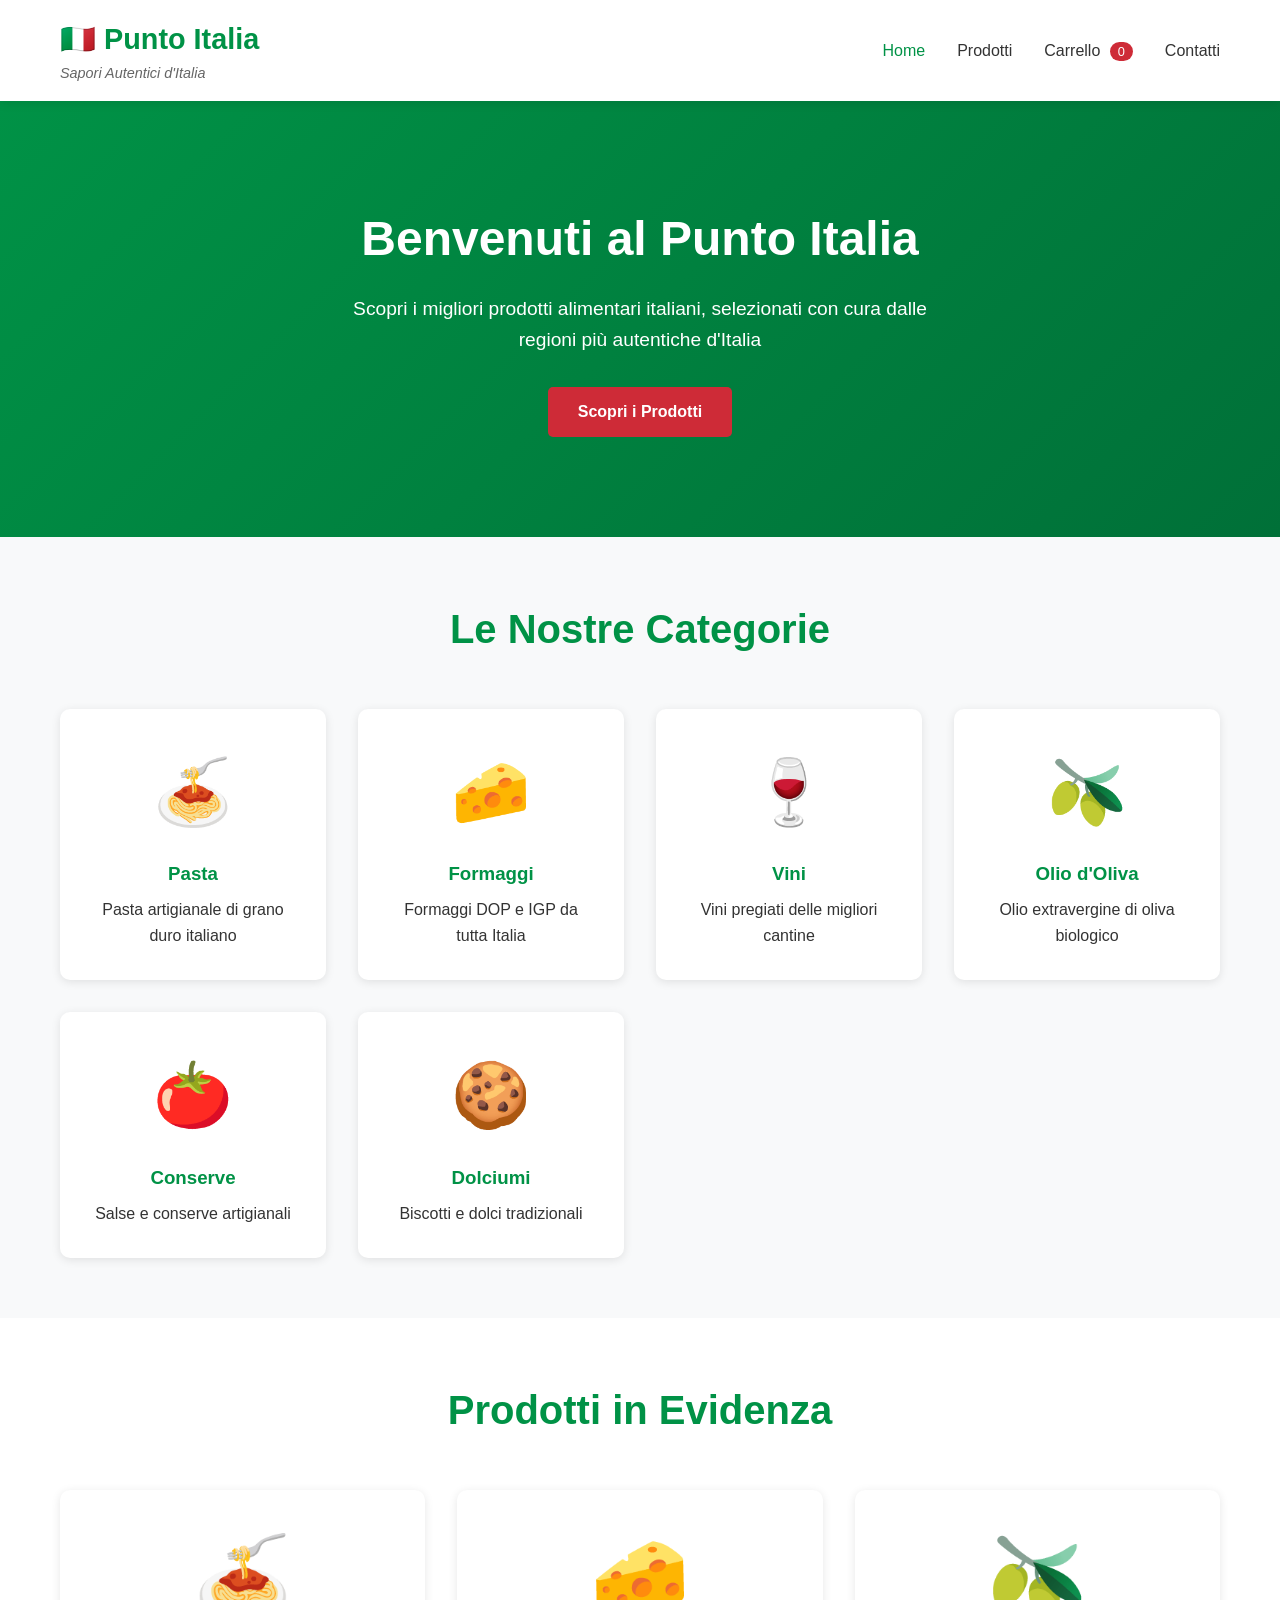
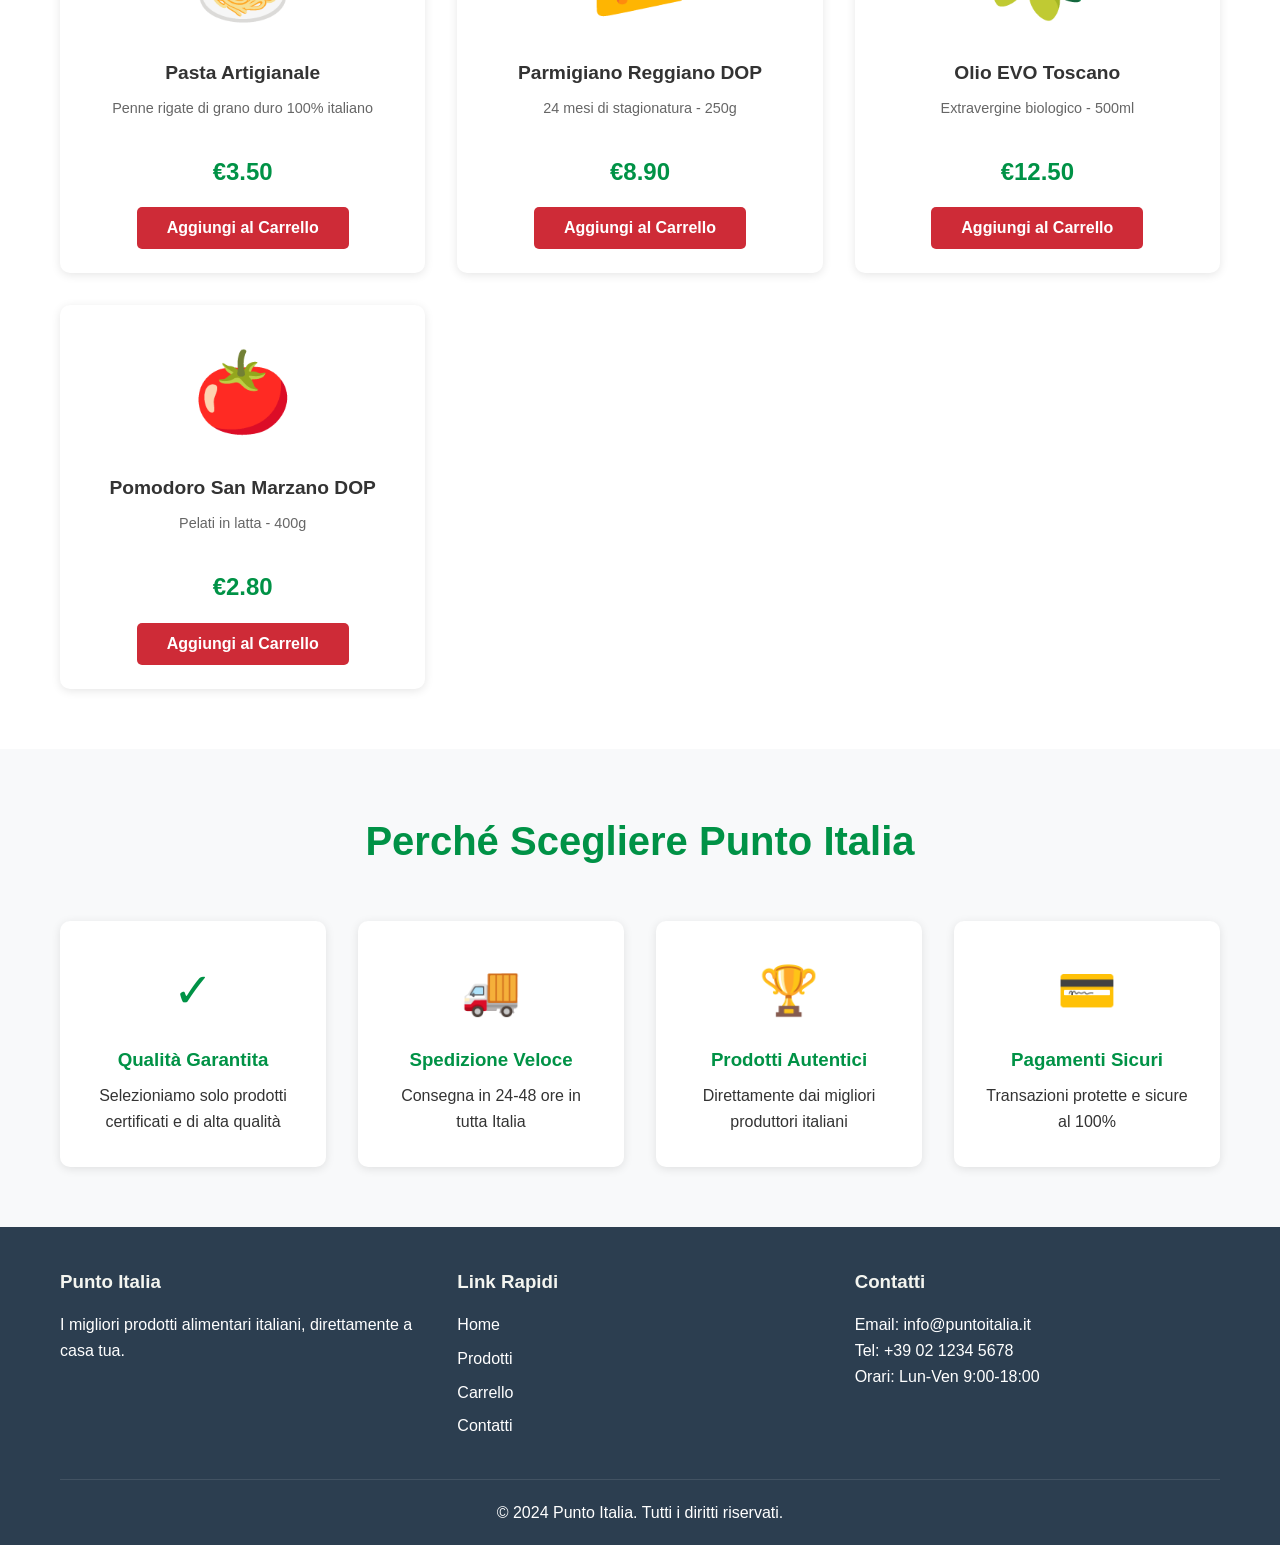
<file: index.html>
<!DOCTYPE html>
<html lang="it">
<head>
    <meta charset="UTF-8">
    <meta name="viewport" content="width=device-width, initial-scale=1.0">
    <title>Punto Italia - Prodotti Alimentari Italiani di Qualità</title>
    <link rel="stylesheet" href="css/styles.css">
</head>
<body>
    <!-- Header -->
    <header>
        <div class="container">
            <div class="logo">
                <h1>🇮🇹 Punto Italia</h1>
                <p class="tagline">Sapori Autentici d'Italia</p>
            </div>
            <nav>
                <ul>
                    <li><a href="index.html" class="active">Home</a></li>
                    <li><a href="prodotti.html">Prodotti</a></li>
                    <li><a href="carrello.html">Carrello <span id="cart-count" class="badge">0</span></a></li>
                    <li><a href="contatti.html">Contatti</a></li>
                </ul>
            </nav>
        </div>
    </header>

    <!-- Hero Section -->
    <section class="hero">
        <div class="hero-content">
            <h2>Benvenuti al Punto Italia</h2>
            <p>Scopri i migliori prodotti alimentari italiani, selezionati con cura dalle regioni più autentiche d'Italia</p>
            <a href="prodotti.html" class="btn-primary">Scopri i Prodotti</a>
        </div>
    </section>

    <!-- Featured Categories -->
    <section class="categories">
        <div class="container">
            <h2>Le Nostre Categorie</h2>
            <div class="category-grid">
                <div class="category-card">
                    <div class="category-icon">🍝</div>
                    <h3>Pasta</h3>
                    <p>Pasta artigianale di grano duro italiano</p>
                </div>
                <div class="category-card">
                    <div class="category-icon">🧀</div>
                    <h3>Formaggi</h3>
                    <p>Formaggi DOP e IGP da tutta Italia</p>
                </div>
                <div class="category-card">
                    <div class="category-icon">🍷</div>
                    <h3>Vini</h3>
                    <p>Vini pregiati delle migliori cantine</p>
                </div>
                <div class="category-card">
                    <div class="category-icon">🫒</div>
                    <h3>Olio d'Oliva</h3>
                    <p>Olio extravergine di oliva biologico</p>
                </div>
                <div class="category-card">
                    <div class="category-icon">🍅</div>
                    <h3>Conserve</h3>
                    <p>Salse e conserve artigianali</p>
                </div>
                <div class="category-card">
                    <div class="category-icon">🍪</div>
                    <h3>Dolciumi</h3>
                    <p>Biscotti e dolci tradizionali</p>
                </div>
            </div>
        </div>
    </section>

    <!-- Featured Products -->
    <section class="featured-products">
        <div class="container">
            <h2>Prodotti in Evidenza</h2>
            <div class="product-grid">
                <div class="product-card">
                    <div class="product-image">🍝</div>
                    <h3>Pasta Artigianale</h3>
                    <p class="description">Penne rigate di grano duro 100% italiano</p>
                    <p class="price">€3.50</p>
                    <button class="btn-add-cart" onclick="addToCart('Pasta Artigianale', 3.50)">Aggiungi al Carrello</button>
                </div>
                <div class="product-card">
                    <div class="product-image">🧀</div>
                    <h3>Parmigiano Reggiano DOP</h3>
                    <p class="description">24 mesi di stagionatura - 250g</p>
                    <p class="price">€8.90</p>
                    <button class="btn-add-cart" onclick="addToCart('Parmigiano Reggiano DOP', 8.90)">Aggiungi al Carrello</button>
                </div>
                <div class="product-card">
                    <div class="product-image">🫒</div>
                    <h3>Olio EVO Toscano</h3>
                    <p class="description">Extravergine biologico - 500ml</p>
                    <p class="price">€12.50</p>
                    <button class="btn-add-cart" onclick="addToCart('Olio EVO Toscano', 12.50)">Aggiungi al Carrello</button>
                </div>
                <div class="product-card">
                    <div class="product-image">🍅</div>
                    <h3>Pomodoro San Marzano DOP</h3>
                    <p class="description">Pelati in latta - 400g</p>
                    <p class="price">€2.80</p>
                    <button class="btn-add-cart" onclick="addToCart('Pomodoro San Marzano DOP', 2.80)">Aggiungi al Carrello</button>
                </div>
            </div>
        </div>
    </section>

    <!-- Why Choose Us -->
    <section class="why-us">
        <div class="container">
            <h2>Perché Scegliere Punto Italia</h2>
            <div class="benefits-grid">
                <div class="benefit">
                    <div class="benefit-icon">✓</div>
                    <h3>Qualità Garantita</h3>
                    <p>Selezioniamo solo prodotti certificati e di alta qualità</p>
                </div>
                <div class="benefit">
                    <div class="benefit-icon">🚚</div>
                    <h3>Spedizione Veloce</h3>
                    <p>Consegna in 24-48 ore in tutta Italia</p>
                </div>
                <div class="benefit">
                    <div class="benefit-icon">🏆</div>
                    <h3>Prodotti Autentici</h3>
                    <p>Direttamente dai migliori produttori italiani</p>
                </div>
                <div class="benefit">
                    <div class="benefit-icon">💳</div>
                    <h3>Pagamenti Sicuri</h3>
                    <p>Transazioni protette e sicure al 100%</p>
                </div>
            </div>
        </div>
    </section>

    <!-- Footer -->
    <footer>
        <div class="container">
            <div class="footer-content">
                <div class="footer-section">
                    <h3>Punto Italia</h3>
                    <p>I migliori prodotti alimentari italiani, direttamente a casa tua.</p>
                </div>
                <div class="footer-section">
                    <h3>Link Rapidi</h3>
                    <ul>
                        <li><a href="index.html">Home</a></li>
                        <li><a href="prodotti.html">Prodotti</a></li>
                        <li><a href="carrello.html">Carrello</a></li>
                        <li><a href="contatti.html">Contatti</a></li>
                    </ul>
                </div>
                <div class="footer-section">
                    <h3>Contatti</h3>
                    <p>Email: info@puntoitalia.it</p>
                    <p>Tel: +39 02 1234 5678</p>
                    <p>Orari: Lun-Ven 9:00-18:00</p>
                </div>
            </div>
            <div class="footer-bottom">
                <p>&copy; 2024 Punto Italia. Tutti i diritti riservati.</p>
            </div>
        </div>
    </footer>

    <script src="js/cart.js"></script>
</body>
</html>
</file>
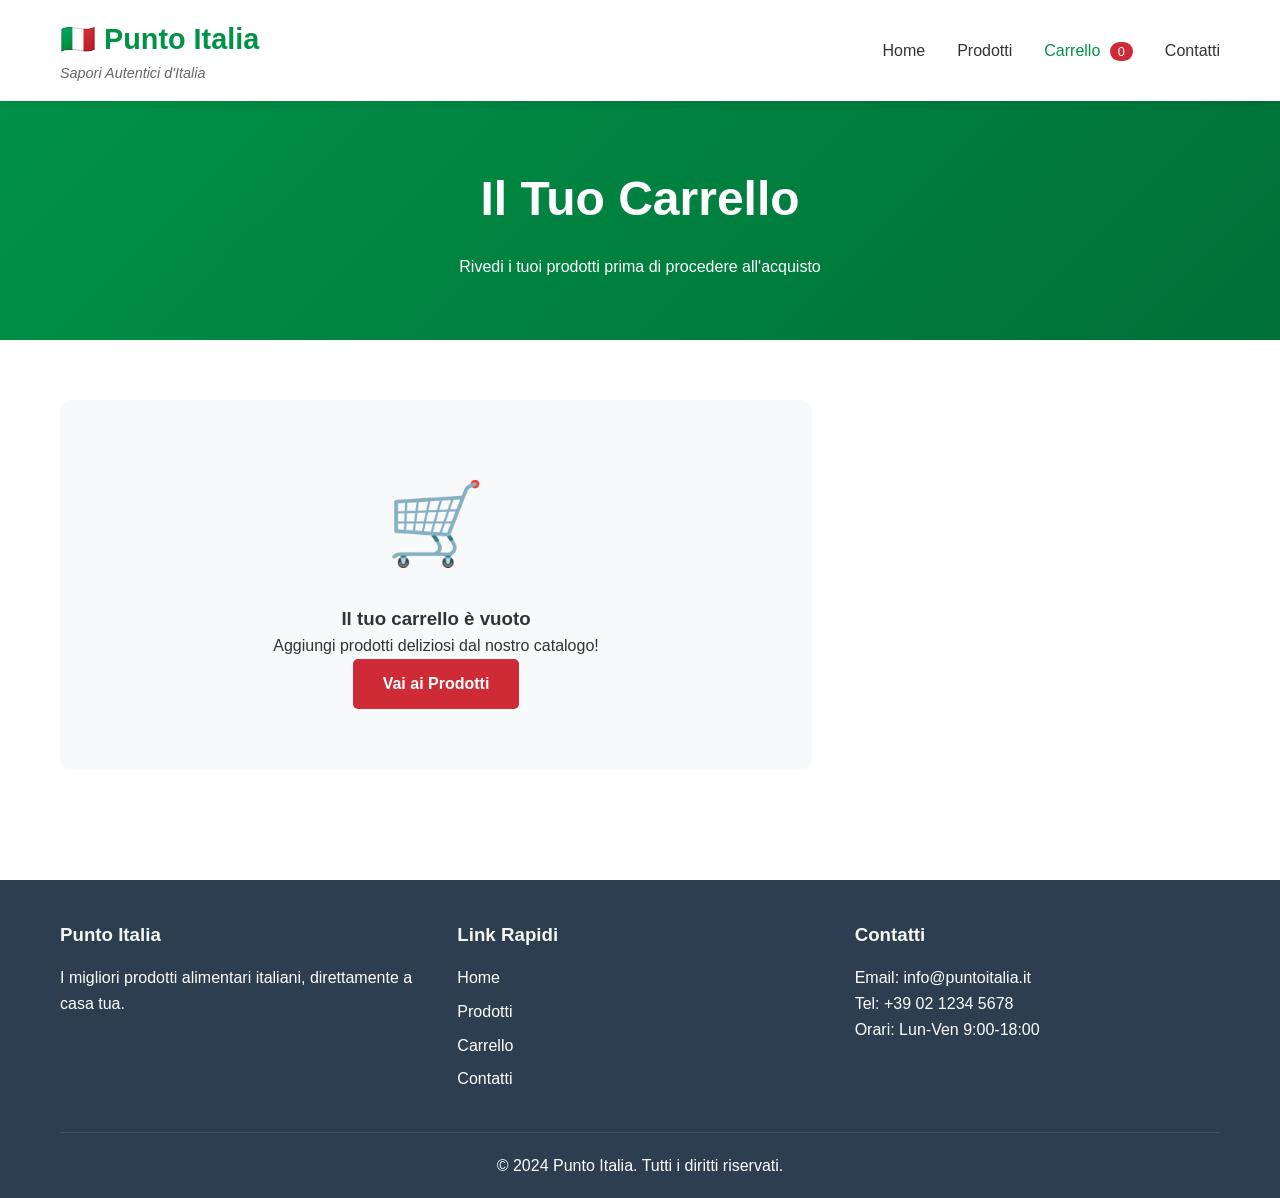
<file: carrello.html>
<!DOCTYPE html>
<html lang="it">
<head>
    <meta charset="UTF-8">
    <meta name="viewport" content="width=device-width, initial-scale=1.0">
    <title>Carrello - Punto Italia</title>
    <link rel="stylesheet" href="css/styles.css">
</head>
<body>
    <!-- Header -->
    <header>
        <div class="container">
            <div class="logo">
                <h1>🇮🇹 Punto Italia</h1>
                <p class="tagline">Sapori Autentici d'Italia</p>
            </div>
            <nav>
                <ul>
                    <li><a href="index.html">Home</a></li>
                    <li><a href="prodotti.html">Prodotti</a></li>
                    <li><a href="carrello.html" class="active">Carrello <span id="cart-count" class="badge">0</span></a></li>
                    <li><a href="contatti.html">Contatti</a></li>
                </ul>
            </nav>
        </div>
    </header>

    <!-- Page Header -->
    <section class="page-header">
        <div class="container">
            <h1>Il Tuo Carrello</h1>
            <p>Rivedi i tuoi prodotti prima di procedere all'acquisto</p>
        </div>
    </section>

    <!-- Cart Section -->
    <section class="cart-section">
        <div class="container">
            <div class="cart-content">
                <div class="cart-items">
                    <div id="empty-cart" class="empty-cart">
                        <div class="empty-cart-icon">🛒</div>
                        <h3>Il tuo carrello è vuoto</h3>
                        <p>Aggiungi prodotti deliziosi dal nostro catalogo!</p>
                        <a href="prodotti.html" class="btn-primary">Vai ai Prodotti</a>
                    </div>

                    <div id="cart-items-list" class="cart-items-list" style="display: none;">
                        <!-- Cart items will be dynamically inserted here -->
                    </div>
                </div>

                <div class="cart-summary" id="cart-summary" style="display: none;">
                    <h2>Riepilogo Ordine</h2>
                    <div class="summary-row">
                        <span>Subtotale:</span>
                        <span id="subtotal">€0.00</span>
                    </div>
                    <div class="summary-row">
                        <span>Spedizione:</span>
                        <span id="shipping">€5.90</span>
                    </div>
                    <div class="summary-row">
                        <span><small>Spedizione gratuita per ordini sopra €50</small></span>
                    </div>
                    <hr>
                    <div class="summary-row total">
                        <span><strong>Totale:</strong></span>
                        <span id="total"><strong>€0.00</strong></span>
                    </div>

                    <button class="btn-checkout" onclick="checkout()">Procedi al Checkout</button>
                    <a href="prodotti.html" class="btn-continue">Continua gli Acquisti</a>
                </div>
            </div>
        </div>
    </section>

    <!-- Footer -->
    <footer>
        <div class="container">
            <div class="footer-content">
                <div class="footer-section">
                    <h3>Punto Italia</h3>
                    <p>I migliori prodotti alimentari italiani, direttamente a casa tua.</p>
                </div>
                <div class="footer-section">
                    <h3>Link Rapidi</h3>
                    <ul>
                        <li><a href="index.html">Home</a></li>
                        <li><a href="prodotti.html">Prodotti</a></li>
                        <li><a href="carrello.html">Carrello</a></li>
                        <li><a href="contatti.html">Contatti</a></li>
                    </ul>
                </div>
                <div class="footer-section">
                    <h3>Contatti</h3>
                    <p>Email: info@puntoitalia.it</p>
                    <p>Tel: +39 02 1234 5678</p>
                    <p>Orari: Lun-Ven 9:00-18:00</p>
                </div>
            </div>
            <div class="footer-bottom">
                <p>&copy; 2024 Punto Italia. Tutti i diritti riservati.</p>
            </div>
        </div>
    </footer>

    <script src="js/cart.js"></script>
    <script>
        // Display cart items on page load
        window.addEventListener('DOMContentLoaded', displayCart);

        function displayCart() {
            const cart = getCart();
            const emptyCart = document.getElementById('empty-cart');
            const cartItemsList = document.getElementById('cart-items-list');
            const cartSummary = document.getElementById('cart-summary');

            if (cart.length === 0) {
                emptyCart.style.display = 'block';
                cartItemsList.style.display = 'none';
                cartSummary.style.display = 'none';
            } else {
                emptyCart.style.display = 'none';
                cartItemsList.style.display = 'block';
                cartSummary.style.display = 'block';

                // Display cart items
                cartItemsList.innerHTML = '';
                cart.forEach((item, index) => {
                    const cartItemDiv = document.createElement('div');
                    cartItemDiv.className = 'cart-item';
                    cartItemDiv.innerHTML = `
                        <div class="cart-item-info">
                            <h3>${item.name}</h3>
                            <p class="price">€${item.price.toFixed(2)}</p>
                        </div>
                        <div class="cart-item-actions">
                            <div class="quantity-control">
                                <button onclick="updateQuantity(${index}, -1)">-</button>
                                <span>${item.quantity}</span>
                                <button onclick="updateQuantity(${index}, 1)">+</button>
                            </div>
                            <div class="item-total">
                                <strong>€${(item.price * item.quantity).toFixed(2)}</strong>
                            </div>
                            <button class="btn-remove" onclick="removeFromCart(${index})">Rimuovi</button>
                        </div>
                    `;
                    cartItemsList.appendChild(cartItemDiv);
                });

                // Calculate totals
                const subtotal = cart.reduce((sum, item) => sum + (item.price * item.quantity), 0);
                const shipping = subtotal >= 50 ? 0 : 5.90;
                const total = subtotal + shipping;

                document.getElementById('subtotal').textContent = `€${subtotal.toFixed(2)}`;
                document.getElementById('shipping').textContent = shipping === 0 ? 'GRATUITA' : `€${shipping.toFixed(2)}`;
                document.getElementById('total').textContent = `€${total.toFixed(2)}`;
            }
        }

        function updateQuantity(index, change) {
            const cart = getCart();
            cart[index].quantity += change;

            if (cart[index].quantity <= 0) {
                cart.splice(index, 1);
            }

            saveCart(cart);
            displayCart();
            updateCartCount();
        }

        function checkout() {
            const cart = getCart();
            if (cart.length === 0) {
                alert('Il carrello è vuoto!');
                return;
            }

            const total = cart.reduce((sum, item) => sum + (item.price * item.quantity), 0);
            const shipping = total >= 50 ? 0 : 5.90;
            const grandTotal = total + shipping;

            alert(`Grazie per il tuo ordine!\n\nTotale: €${grandTotal.toFixed(2)}\n\nRiceverai una email di conferma a breve.`);

            // Clear cart
            localStorage.removeItem('cart');
            displayCart();
            updateCartCount();
        }
    </script>
</body>
</html>
</file>
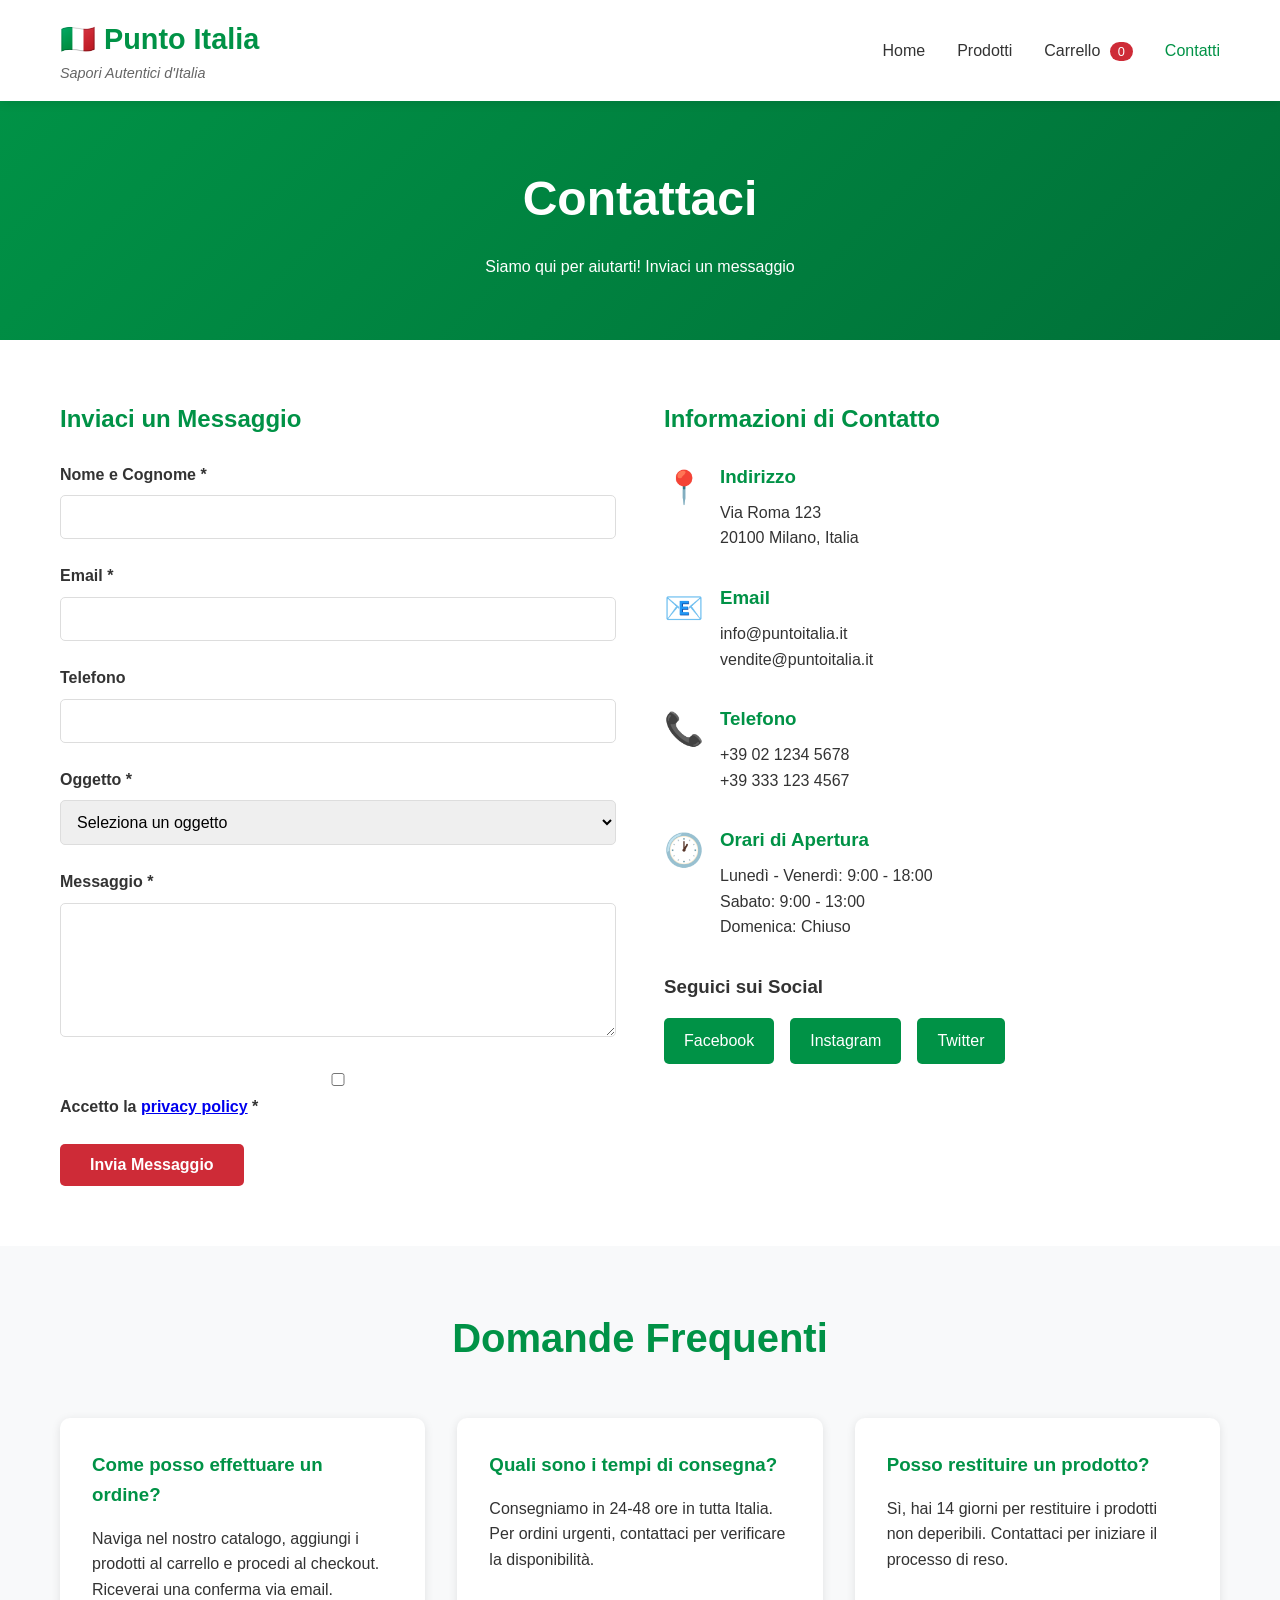
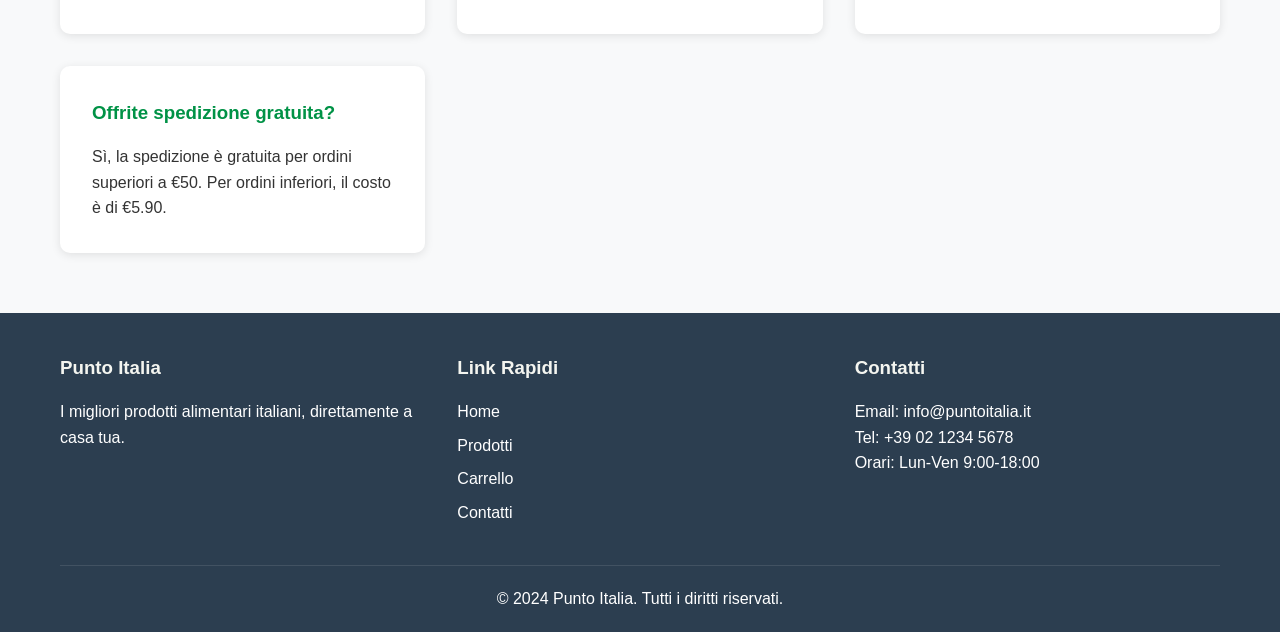
<file: contatti.html>
<!DOCTYPE html>
<html lang="it">
<head>
    <meta charset="UTF-8">
    <meta name="viewport" content="width=device-width, initial-scale=1.0">
    <title>Contatti - Punto Italia</title>
    <link rel="stylesheet" href="css/styles.css">
</head>
<body>
    <!-- Header -->
    <header>
        <div class="container">
            <div class="logo">
                <h1>🇮🇹 Punto Italia</h1>
                <p class="tagline">Sapori Autentici d'Italia</p>
            </div>
            <nav>
                <ul>
                    <li><a href="index.html">Home</a></li>
                    <li><a href="prodotti.html">Prodotti</a></li>
                    <li><a href="carrello.html">Carrello <span id="cart-count" class="badge">0</span></a></li>
                    <li><a href="contatti.html" class="active">Contatti</a></li>
                </ul>
            </nav>
        </div>
    </header>

    <!-- Page Header -->
    <section class="page-header">
        <div class="container">
            <h1>Contattaci</h1>
            <p>Siamo qui per aiutarti! Inviaci un messaggio</p>
        </div>
    </section>

    <!-- Contact Section -->
    <section class="contact-section">
        <div class="container">
            <div class="contact-content">
                <!-- Contact Form -->
                <div class="contact-form-container">
                    <h2>Inviaci un Messaggio</h2>
                    <form id="contact-form" onsubmit="handleSubmit(event)">
                        <div class="form-group">
                            <label for="name">Nome e Cognome *</label>
                            <input type="text" id="name" name="name" required>
                        </div>

                        <div class="form-group">
                            <label for="email">Email *</label>
                            <input type="email" id="email" name="email" required>
                        </div>

                        <div class="form-group">
                            <label for="phone">Telefono</label>
                            <input type="tel" id="phone" name="phone">
                        </div>

                        <div class="form-group">
                            <label for="subject">Oggetto *</label>
                            <select id="subject" name="subject" required>
                                <option value="">Seleziona un oggetto</option>
                                <option value="info">Informazioni sui prodotti</option>
                                <option value="ordine">Stato ordine</option>
                                <option value="reclamo">Reclamo</option>
                                <option value="collaborazione">Collaborazione</option>
                                <option value="altro">Altro</option>
                            </select>
                        </div>

                        <div class="form-group">
                            <label for="message">Messaggio *</label>
                            <textarea id="message" name="message" rows="6" required></textarea>
                        </div>

                        <div class="form-group">
                            <label>
                                <input type="checkbox" name="privacy" required>
                                Accetto la <a href="#">privacy policy</a> *
                            </label>
                        </div>

                        <button type="submit" class="btn-primary">Invia Messaggio</button>
                    </form>
                </div>

                <!-- Contact Info -->
                <div class="contact-info">
                    <h2>Informazioni di Contatto</h2>

                    <div class="info-block">
                        <div class="info-icon">📍</div>
                        <div class="info-content">
                            <h3>Indirizzo</h3>
                            <p>Via Roma 123<br>20100 Milano, Italia</p>
                        </div>
                    </div>

                    <div class="info-block">
                        <div class="info-icon">📧</div>
                        <div class="info-content">
                            <h3>Email</h3>
                            <p><a href="mailto:info@puntoitalia.it">info@puntoitalia.it</a></p>
                            <p><a href="mailto:vendite@puntoitalia.it">vendite@puntoitalia.it</a></p>
                        </div>
                    </div>

                    <div class="info-block">
                        <div class="info-icon">📞</div>
                        <div class="info-content">
                            <h3>Telefono</h3>
                            <p><a href="tel:+390212345678">+39 02 1234 5678</a></p>
                            <p><a href="tel:+393331234567">+39 333 123 4567</a></p>
                        </div>
                    </div>

                    <div class="info-block">
                        <div class="info-icon">🕐</div>
                        <div class="info-content">
                            <h3>Orari di Apertura</h3>
                            <p>Lunedì - Venerdì: 9:00 - 18:00</p>
                            <p>Sabato: 9:00 - 13:00</p>
                            <p>Domenica: Chiuso</p>
                        </div>
                    </div>

                    <div class="social-links">
                        <h3>Seguici sui Social</h3>
                        <div class="social-icons">
                            <a href="#" class="social-icon">Facebook</a>
                            <a href="#" class="social-icon">Instagram</a>
                            <a href="#" class="social-icon">Twitter</a>
                        </div>
                    </div>
                </div>
            </div>
        </div>
    </section>

    <!-- FAQ Section -->
    <section class="faq-section">
        <div class="container">
            <h2>Domande Frequenti</h2>
            <div class="faq-grid">
                <div class="faq-item">
                    <h3>Come posso effettuare un ordine?</h3>
                    <p>Naviga nel nostro catalogo, aggiungi i prodotti al carrello e procedi al checkout. Riceverai una conferma via email.</p>
                </div>

                <div class="faq-item">
                    <h3>Quali sono i tempi di consegna?</h3>
                    <p>Consegniamo in 24-48 ore in tutta Italia. Per ordini urgenti, contattaci per verificare la disponibilità.</p>
                </div>

                <div class="faq-item">
                    <h3>Posso restituire un prodotto?</h3>
                    <p>Sì, hai 14 giorni per restituire i prodotti non deperibili. Contattaci per iniziare il processo di reso.</p>
                </div>

                <div class="faq-item">
                    <h3>Offrite spedizione gratuita?</h3>
                    <p>Sì, la spedizione è gratuita per ordini superiori a €50. Per ordini inferiori, il costo è di €5.90.</p>
                </div>
            </div>
        </div>
    </section>

    <!-- Footer -->
    <footer>
        <div class="container">
            <div class="footer-content">
                <div class="footer-section">
                    <h3>Punto Italia</h3>
                    <p>I migliori prodotti alimentari italiani, direttamente a casa tua.</p>
                </div>
                <div class="footer-section">
                    <h3>Link Rapidi</h3>
                    <ul>
                        <li><a href="index.html">Home</a></li>
                        <li><a href="prodotti.html">Prodotti</a></li>
                        <li><a href="carrello.html">Carrello</a></li>
                        <li><a href="contatti.html">Contatti</a></li>
                    </ul>
                </div>
                <div class="footer-section">
                    <h3>Contatti</h3>
                    <p>Email: info@puntoitalia.it</p>
                    <p>Tel: +39 02 1234 5678</p>
                    <p>Orari: Lun-Ven 9:00-18:00</p>
                </div>
            </div>
            <div class="footer-bottom">
                <p>&copy; 2024 Punto Italia. Tutti i diritti riservati.</p>
            </div>
        </div>
    </footer>

    <script src="js/cart.js"></script>
    <script>
        function handleSubmit(event) {
            event.preventDefault();

            const formData = new FormData(event.target);
            const data = Object.fromEntries(formData);

            // Simulate form submission
            alert(`Grazie ${data.name}!\n\nIl tuo messaggio è stato inviato con successo.\nTi risponderemo all'indirizzo ${data.email} entro 24 ore.`);

            // Reset form
            event.target.reset();
        }
    </script>
</body>
</html>
</file>
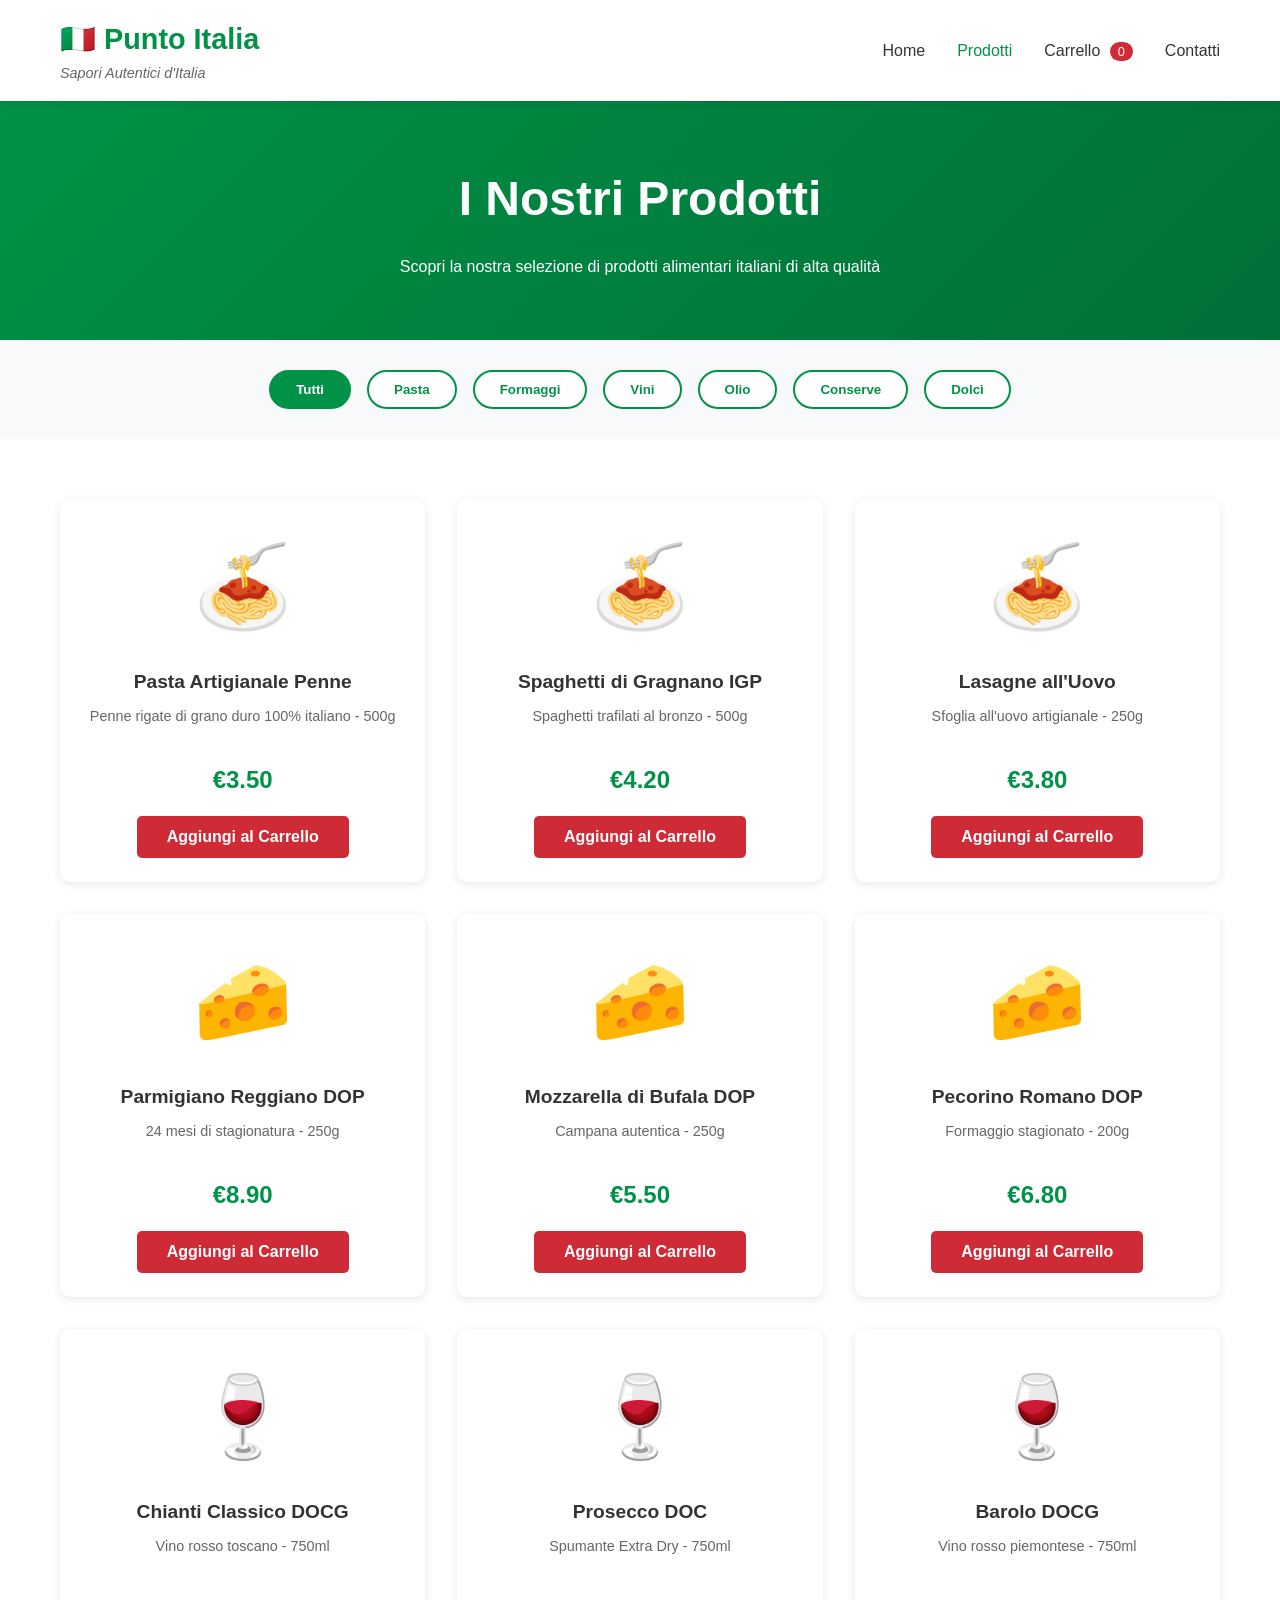
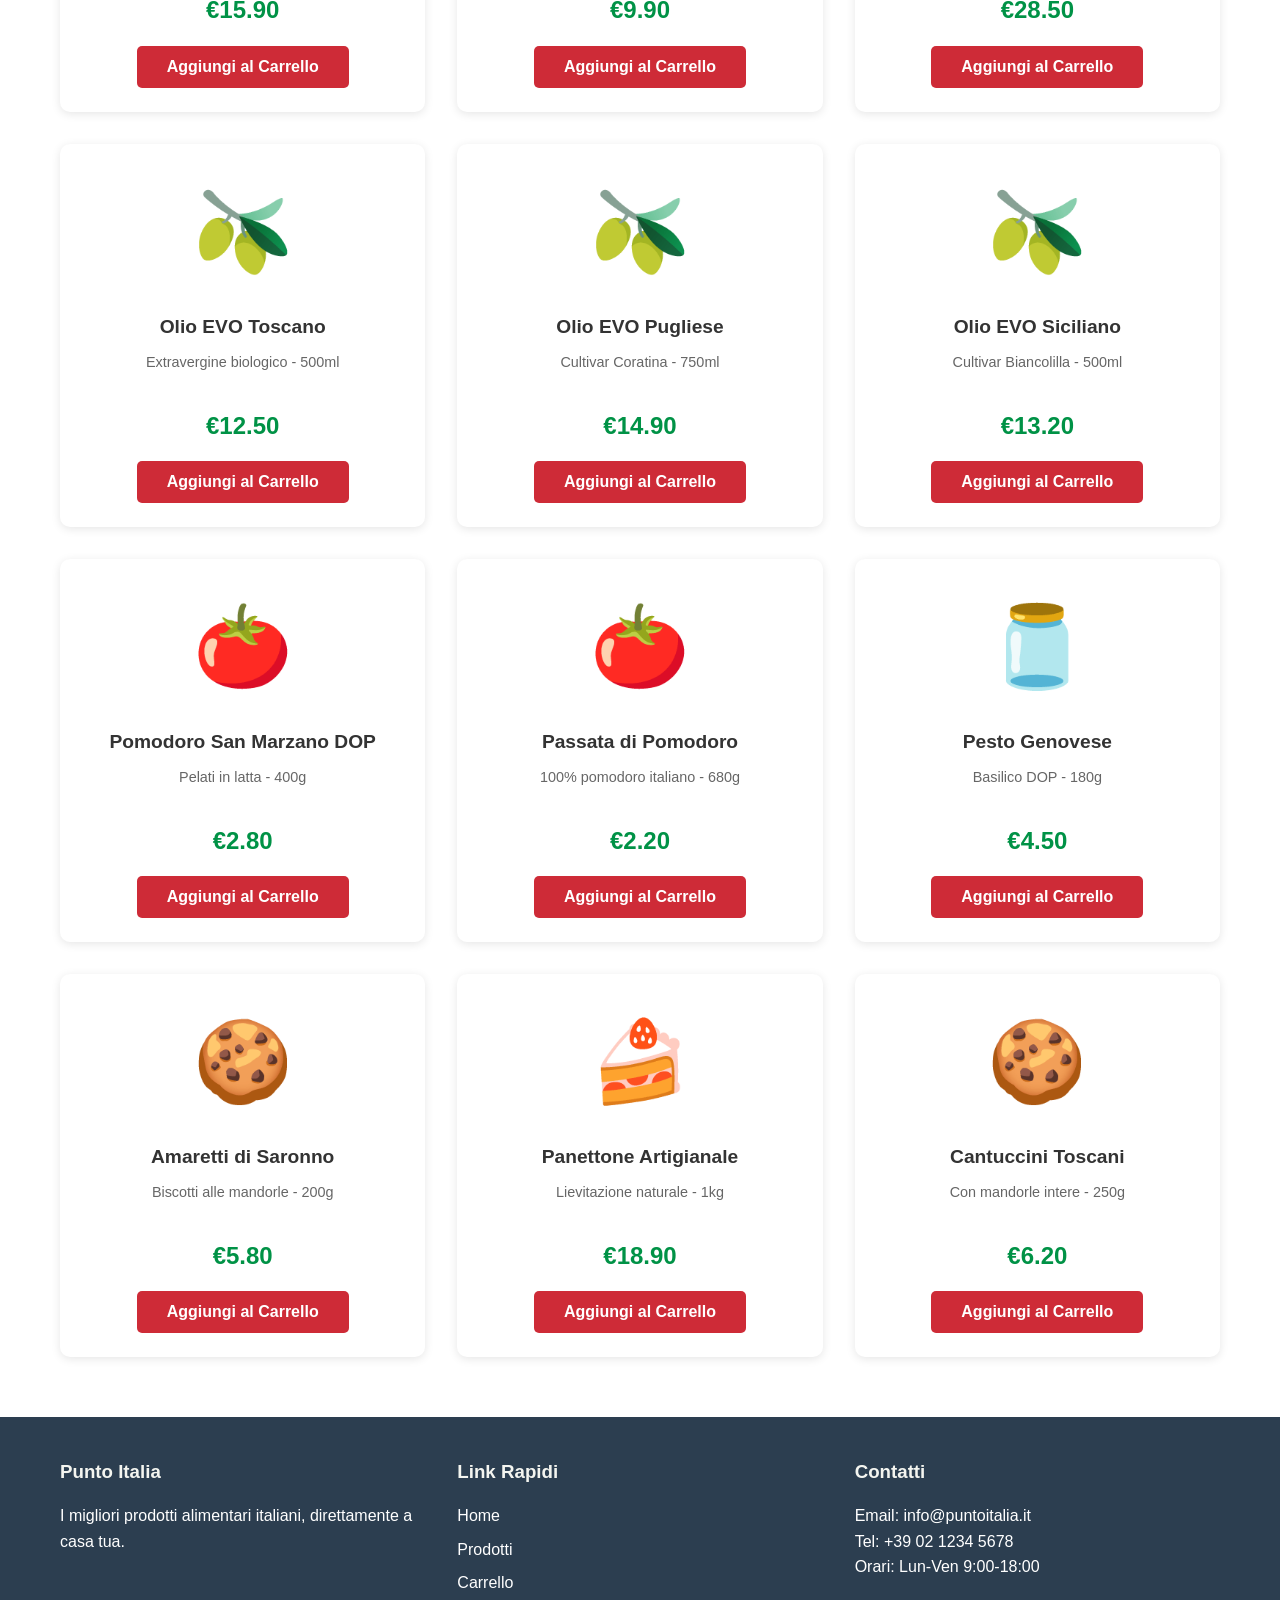
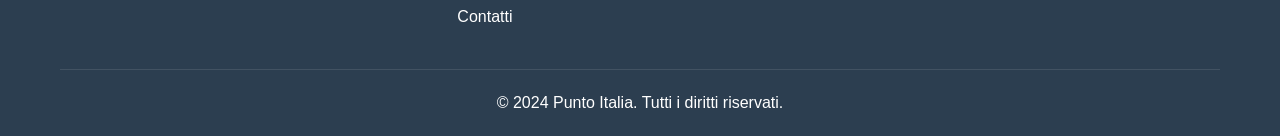
<file: prodotti.html>
<!DOCTYPE html>
<html lang="it">
<head>
    <meta charset="UTF-8">
    <meta name="viewport" content="width=device-width, initial-scale=1.0">
    <title>Prodotti - Punto Italia</title>
    <link rel="stylesheet" href="css/styles.css">
</head>
<body>
    <!-- Header -->
    <header>
        <div class="container">
            <div class="logo">
                <h1>🇮🇹 Punto Italia</h1>
                <p class="tagline">Sapori Autentici d'Italia</p>
            </div>
            <nav>
                <ul>
                    <li><a href="index.html">Home</a></li>
                    <li><a href="prodotti.html" class="active">Prodotti</a></li>
                    <li><a href="carrello.html">Carrello <span id="cart-count" class="badge">0</span></a></li>
                    <li><a href="contatti.html">Contatti</a></li>
                </ul>
            </nav>
        </div>
    </header>

    <!-- Page Header -->
    <section class="page-header">
        <div class="container">
            <h1>I Nostri Prodotti</h1>
            <p>Scopri la nostra selezione di prodotti alimentari italiani di alta qualità</p>
        </div>
    </section>

    <!-- Filters -->
    <section class="filters">
        <div class="container">
            <div class="filter-buttons">
                <button class="filter-btn active" onclick="filterProducts('all')">Tutti</button>
                <button class="filter-btn" onclick="filterProducts('pasta')">Pasta</button>
                <button class="filter-btn" onclick="filterProducts('formaggi')">Formaggi</button>
                <button class="filter-btn" onclick="filterProducts('vini')">Vini</button>
                <button class="filter-btn" onclick="filterProducts('olio')">Olio</button>
                <button class="filter-btn" onclick="filterProducts('conserve')">Conserve</button>
                <button class="filter-btn" onclick="filterProducts('dolci')">Dolci</button>
            </div>
        </div>
    </section>

    <!-- Products Section -->
    <section class="products-section">
        <div class="container">
            <div class="product-grid">
                <!-- Pasta -->
                <div class="product-card" data-category="pasta">
                    <div class="product-image">🍝</div>
                    <h3>Pasta Artigianale Penne</h3>
                    <p class="description">Penne rigate di grano duro 100% italiano - 500g</p>
                    <p class="price">€3.50</p>
                    <button class="btn-add-cart" onclick="addToCart('Pasta Artigianale Penne', 3.50)">Aggiungi al Carrello</button>
                </div>

                <div class="product-card" data-category="pasta">
                    <div class="product-image">🍝</div>
                    <h3>Spaghetti di Gragnano IGP</h3>
                    <p class="description">Spaghetti trafilati al bronzo - 500g</p>
                    <p class="price">€4.20</p>
                    <button class="btn-add-cart" onclick="addToCart('Spaghetti di Gragnano IGP', 4.20)">Aggiungi al Carrello</button>
                </div>

                <div class="product-card" data-category="pasta">
                    <div class="product-image">🍝</div>
                    <h3>Lasagne all'Uovo</h3>
                    <p class="description">Sfoglia all'uovo artigianale - 250g</p>
                    <p class="price">€3.80</p>
                    <button class="btn-add-cart" onclick="addToCart('Lasagne all\'Uovo', 3.80)">Aggiungi al Carrello</button>
                </div>

                <!-- Formaggi -->
                <div class="product-card" data-category="formaggi">
                    <div class="product-image">🧀</div>
                    <h3>Parmigiano Reggiano DOP</h3>
                    <p class="description">24 mesi di stagionatura - 250g</p>
                    <p class="price">€8.90</p>
                    <button class="btn-add-cart" onclick="addToCart('Parmigiano Reggiano DOP', 8.90)">Aggiungi al Carrello</button>
                </div>

                <div class="product-card" data-category="formaggi">
                    <div class="product-image">🧀</div>
                    <h3>Mozzarella di Bufala DOP</h3>
                    <p class="description">Campana autentica - 250g</p>
                    <p class="price">€5.50</p>
                    <button class="btn-add-cart" onclick="addToCart('Mozzarella di Bufala DOP', 5.50)">Aggiungi al Carrello</button>
                </div>

                <div class="product-card" data-category="formaggi">
                    <div class="product-image">🧀</div>
                    <h3>Pecorino Romano DOP</h3>
                    <p class="description">Formaggio stagionato - 200g</p>
                    <p class="price">€6.80</p>
                    <button class="btn-add-cart" onclick="addToCart('Pecorino Romano DOP', 6.80)">Aggiungi al Carrello</button>
                </div>

                <!-- Vini -->
                <div class="product-card" data-category="vini">
                    <div class="product-image">🍷</div>
                    <h3>Chianti Classico DOCG</h3>
                    <p class="description">Vino rosso toscano - 750ml</p>
                    <p class="price">€15.90</p>
                    <button class="btn-add-cart" onclick="addToCart('Chianti Classico DOCG', 15.90)">Aggiungi al Carrello</button>
                </div>

                <div class="product-card" data-category="vini">
                    <div class="product-image">🍷</div>
                    <h3>Prosecco DOC</h3>
                    <p class="description">Spumante Extra Dry - 750ml</p>
                    <p class="price">€9.90</p>
                    <button class="btn-add-cart" onclick="addToCart('Prosecco DOC', 9.90)">Aggiungi al Carrello</button>
                </div>

                <div class="product-card" data-category="vini">
                    <div class="product-image">🍷</div>
                    <h3>Barolo DOCG</h3>
                    <p class="description">Vino rosso piemontese - 750ml</p>
                    <p class="price">€28.50</p>
                    <button class="btn-add-cart" onclick="addToCart('Barolo DOCG', 28.50)">Aggiungi al Carrello</button>
                </div>

                <!-- Olio -->
                <div class="product-card" data-category="olio">
                    <div class="product-image">🫒</div>
                    <h3>Olio EVO Toscano</h3>
                    <p class="description">Extravergine biologico - 500ml</p>
                    <p class="price">€12.50</p>
                    <button class="btn-add-cart" onclick="addToCart('Olio EVO Toscano', 12.50)">Aggiungi al Carrello</button>
                </div>

                <div class="product-card" data-category="olio">
                    <div class="product-image">🫒</div>
                    <h3>Olio EVO Pugliese</h3>
                    <p class="description">Cultivar Coratina - 750ml</p>
                    <p class="price">€14.90</p>
                    <button class="btn-add-cart" onclick="addToCart('Olio EVO Pugliese', 14.90)">Aggiungi al Carrello</button>
                </div>

                <div class="product-card" data-category="olio">
                    <div class="product-image">🫒</div>
                    <h3>Olio EVO Siciliano</h3>
                    <p class="description">Cultivar Biancolilla - 500ml</p>
                    <p class="price">€13.20</p>
                    <button class="btn-add-cart" onclick="addToCart('Olio EVO Siciliano', 13.20)">Aggiungi al Carrello</button>
                </div>

                <!-- Conserve -->
                <div class="product-card" data-category="conserve">
                    <div class="product-image">🍅</div>
                    <h3>Pomodoro San Marzano DOP</h3>
                    <p class="description">Pelati in latta - 400g</p>
                    <p class="price">€2.80</p>
                    <button class="btn-add-cart" onclick="addToCart('Pomodoro San Marzano DOP', 2.80)">Aggiungi al Carrello</button>
                </div>

                <div class="product-card" data-category="conserve">
                    <div class="product-image">🍅</div>
                    <h3>Passata di Pomodoro</h3>
                    <p class="description">100% pomodoro italiano - 680g</p>
                    <p class="price">€2.20</p>
                    <button class="btn-add-cart" onclick="addToCart('Passata di Pomodoro', 2.20)">Aggiungi al Carrello</button>
                </div>

                <div class="product-card" data-category="conserve">
                    <div class="product-image">🫙</div>
                    <h3>Pesto Genovese</h3>
                    <p class="description">Basilico DOP - 180g</p>
                    <p class="price">€4.50</p>
                    <button class="btn-add-cart" onclick="addToCart('Pesto Genovese', 4.50)">Aggiungi al Carrello</button>
                </div>

                <!-- Dolci -->
                <div class="product-card" data-category="dolci">
                    <div class="product-image">🍪</div>
                    <h3>Amaretti di Saronno</h3>
                    <p class="description">Biscotti alle mandorle - 200g</p>
                    <p class="price">€5.80</p>
                    <button class="btn-add-cart" onclick="addToCart('Amaretti di Saronno', 5.80)">Aggiungi al Carrello</button>
                </div>

                <div class="product-card" data-category="dolci">
                    <div class="product-image">🍰</div>
                    <h3>Panettone Artigianale</h3>
                    <p class="description">Lievitazione naturale - 1kg</p>
                    <p class="price">€18.90</p>
                    <button class="btn-add-cart" onclick="addToCart('Panettone Artigianale', 18.90)">Aggiungi al Carrello</button>
                </div>

                <div class="product-card" data-category="dolci">
                    <div class="product-image">🍪</div>
                    <h3>Cantuccini Toscani</h3>
                    <p class="description">Con mandorle intere - 250g</p>
                    <p class="price">€6.20</p>
                    <button class="btn-add-cart" onclick="addToCart('Cantuccini Toscani', 6.20)">Aggiungi al Carrello</button>
                </div>
            </div>
        </div>
    </section>

    <!-- Footer -->
    <footer>
        <div class="container">
            <div class="footer-content">
                <div class="footer-section">
                    <h3>Punto Italia</h3>
                    <p>I migliori prodotti alimentari italiani, direttamente a casa tua.</p>
                </div>
                <div class="footer-section">
                    <h3>Link Rapidi</h3>
                    <ul>
                        <li><a href="index.html">Home</a></li>
                        <li><a href="prodotti.html">Prodotti</a></li>
                        <li><a href="carrello.html">Carrello</a></li>
                        <li><a href="contatti.html">Contatti</a></li>
                    </ul>
                </div>
                <div class="footer-section">
                    <h3>Contatti</h3>
                    <p>Email: info@puntoitalia.it</p>
                    <p>Tel: +39 02 1234 5678</p>
                    <p>Orari: Lun-Ven 9:00-18:00</p>
                </div>
            </div>
            <div class="footer-bottom">
                <p>&copy; 2024 Punto Italia. Tutti i diritti riservati.</p>
            </div>
        </div>
    </footer>

    <script src="js/cart.js"></script>
    <script>
        function filterProducts(category) {
            const products = document.querySelectorAll('.product-card');
            const buttons = document.querySelectorAll('.filter-btn');

            // Update active button
            buttons.forEach(btn => btn.classList.remove('active'));
            event.target.classList.add('active');

            // Filter products
            products.forEach(product => {
                if (category === 'all' || product.dataset.category === category) {
                    product.style.display = 'block';
                } else {
                    product.style.display = 'none';
                }
            });
        }
    </script>
</body>
</html>
</file>
<file: css/styles.css>
/* Reset and Base Styles */
* {
    margin: 0;
    padding: 0;
    box-sizing: border-box;
}

:root {
    --primary-color: #009246;
    --secondary-color: #CE2B37;
    --accent-color: #F4F5F0;
    --text-color: #333;
    --light-gray: #f8f9fa;
    --border-color: #ddd;
    --shadow: 0 2px 10px rgba(0, 0, 0, 0.1);
}

body {
    font-family: 'Segoe UI', Tahoma, Geneva, Verdana, sans-serif;
    line-height: 1.6;
    color: var(--text-color);
    background-color: #fff;
}

.container {
    max-width: 1200px;
    margin: 0 auto;
    padding: 0 20px;
}

/* Header */
header {
    background-color: #fff;
    box-shadow: var(--shadow);
    position: sticky;
    top: 0;
    z-index: 1000;
}

header .container {
    display: flex;
    justify-content: space-between;
    align-items: center;
    padding: 1rem 20px;
}

.logo h1 {
    color: var(--primary-color);
    font-size: 1.8rem;
    margin-bottom: 0;
}

.tagline {
    font-size: 0.9rem;
    color: #666;
    font-style: italic;
}

nav ul {
    display: flex;
    list-style: none;
    gap: 2rem;
}

nav a {
    text-decoration: none;
    color: var(--text-color);
    font-weight: 500;
    transition: color 0.3s;
    position: relative;
}

nav a:hover,
nav a.active {
    color: var(--primary-color);
}

.badge {
    background-color: var(--secondary-color);
    color: white;
    padding: 2px 8px;
    border-radius: 12px;
    font-size: 0.8rem;
    margin-left: 5px;
}

/* Hero Section */
.hero {
    background: linear-gradient(135deg, var(--primary-color) 0%, #007038 100%);
    color: white;
    padding: 100px 20px;
    text-align: center;
}

.hero-content h2 {
    font-size: 3rem;
    margin-bottom: 1rem;
}

.hero-content p {
    font-size: 1.2rem;
    margin-bottom: 2rem;
    max-width: 600px;
    margin-left: auto;
    margin-right: auto;
}

/* Buttons */
.btn-primary,
.btn-add-cart,
.btn-checkout {
    display: inline-block;
    padding: 12px 30px;
    background-color: var(--secondary-color);
    color: white;
    text-decoration: none;
    border-radius: 5px;
    font-weight: 600;
    transition: background-color 0.3s, transform 0.2s;
    border: none;
    cursor: pointer;
    font-size: 1rem;
}

.btn-primary:hover,
.btn-add-cart:hover,
.btn-checkout:hover {
    background-color: #b32430;
    transform: translateY(-2px);
}

.btn-continue {
    display: inline-block;
    padding: 12px 30px;
    background-color: var(--light-gray);
    color: var(--text-color);
    text-decoration: none;
    border-radius: 5px;
    font-weight: 600;
    transition: background-color 0.3s;
    margin-top: 10px;
    text-align: center;
}

.btn-continue:hover {
    background-color: #e9ecef;
}

/* Categories Section */
.categories {
    padding: 60px 20px;
    background-color: var(--light-gray);
}

.categories h2 {
    text-align: center;
    font-size: 2.5rem;
    margin-bottom: 3rem;
    color: var(--primary-color);
}

.category-grid {
    display: grid;
    grid-template-columns: repeat(auto-fit, minmax(250px, 1fr));
    gap: 2rem;
}

.category-card {
    background-color: white;
    padding: 2rem;
    border-radius: 10px;
    text-align: center;
    box-shadow: var(--shadow);
    transition: transform 0.3s;
}

.category-card:hover {
    transform: translateY(-5px);
}

.category-icon {
    font-size: 4rem;
    margin-bottom: 1rem;
}

.category-card h3 {
    color: var(--primary-color);
    margin-bottom: 0.5rem;
}

/* Products Section */
.featured-products,
.products-section {
    padding: 60px 20px;
}

.featured-products h2,
.products-section h2 {
    text-align: center;
    font-size: 2.5rem;
    margin-bottom: 3rem;
    color: var(--primary-color);
}

.product-grid {
    display: grid;
    grid-template-columns: repeat(auto-fill, minmax(280px, 1fr));
    gap: 2rem;
}

.product-card {
    background-color: white;
    padding: 1.5rem;
    border-radius: 10px;
    box-shadow: var(--shadow);
    text-align: center;
    transition: transform 0.3s;
}

.product-card:hover {
    transform: translateY(-5px);
}

.product-image {
    font-size: 5rem;
    margin-bottom: 1rem;
}

.product-card h3 {
    color: var(--text-color);
    margin-bottom: 0.5rem;
    font-size: 1.2rem;
}

.description {
    color: #666;
    font-size: 0.9rem;
    margin-bottom: 1rem;
    min-height: 40px;
}

.price {
    font-size: 1.5rem;
    color: var(--primary-color);
    font-weight: 700;
    margin-bottom: 1rem;
}

/* Why Us Section */
.why-us {
    padding: 60px 20px;
    background-color: var(--light-gray);
}

.why-us h2 {
    text-align: center;
    font-size: 2.5rem;
    margin-bottom: 3rem;
    color: var(--primary-color);
}

.benefits-grid {
    display: grid;
    grid-template-columns: repeat(auto-fit, minmax(250px, 1fr));
    gap: 2rem;
}

.benefit {
    text-align: center;
    padding: 2rem;
    background-color: white;
    border-radius: 10px;
    box-shadow: var(--shadow);
}

.benefit-icon {
    font-size: 3rem;
    color: var(--primary-color);
    margin-bottom: 1rem;
}

.benefit h3 {
    color: var(--primary-color);
    margin-bottom: 0.5rem;
}

/* Page Header */
.page-header {
    background: linear-gradient(135deg, var(--primary-color) 0%, #007038 100%);
    color: white;
    padding: 60px 20px;
    text-align: center;
}

.page-header h1 {
    font-size: 3rem;
    margin-bottom: 1rem;
}

/* Filters */
.filters {
    padding: 30px 20px;
    background-color: var(--light-gray);
}

.filter-buttons {
    display: flex;
    justify-content: center;
    flex-wrap: wrap;
    gap: 1rem;
}

.filter-btn {
    padding: 10px 25px;
    background-color: white;
    border: 2px solid var(--primary-color);
    color: var(--primary-color);
    border-radius: 25px;
    cursor: pointer;
    font-weight: 600;
    transition: all 0.3s;
}

.filter-btn:hover,
.filter-btn.active {
    background-color: var(--primary-color);
    color: white;
}

/* Cart Section */
.cart-section {
    padding: 60px 20px;
    min-height: 60vh;
}

.cart-content {
    display: grid;
    grid-template-columns: 2fr 1fr;
    gap: 2rem;
}

.empty-cart {
    text-align: center;
    padding: 60px 20px;
    background-color: var(--light-gray);
    border-radius: 10px;
}

.empty-cart-icon {
    font-size: 5rem;
    margin-bottom: 1rem;
}

.cart-items-list {
    display: flex;
    flex-direction: column;
    gap: 1rem;
}

.cart-item {
    background-color: white;
    padding: 1.5rem;
    border-radius: 10px;
    box-shadow: var(--shadow);
    display: flex;
    justify-content: space-between;
    align-items: center;
}

.cart-item-info h3 {
    color: var(--text-color);
    margin-bottom: 0.5rem;
}

.cart-item-actions {
    display: flex;
    align-items: center;
    gap: 1rem;
}

.quantity-control {
    display: flex;
    align-items: center;
    gap: 0.5rem;
}

.quantity-control button {
    width: 30px;
    height: 30px;
    border: 1px solid var(--border-color);
    background-color: white;
    border-radius: 5px;
    cursor: pointer;
    font-weight: bold;
    transition: background-color 0.3s;
}

.quantity-control button:hover {
    background-color: var(--light-gray);
}

.btn-remove {
    padding: 8px 15px;
    background-color: var(--secondary-color);
    color: white;
    border: none;
    border-radius: 5px;
    cursor: pointer;
    font-weight: 600;
    transition: background-color 0.3s;
}

.btn-remove:hover {
    background-color: #b32430;
}

.cart-summary {
    background-color: var(--light-gray);
    padding: 2rem;
    border-radius: 10px;
    height: fit-content;
    position: sticky;
    top: 100px;
}

.cart-summary h2 {
    margin-bottom: 1.5rem;
    color: var(--primary-color);
}

.summary-row {
    display: flex;
    justify-content: space-between;
    margin-bottom: 1rem;
}

.summary-row.total {
    font-size: 1.2rem;
    padding-top: 1rem;
    border-top: 2px solid var(--border-color);
}

.btn-checkout {
    width: 100%;
    margin-top: 1.5rem;
}

/* Contact Section */
.contact-section {
    padding: 60px 20px;
}

.contact-content {
    display: grid;
    grid-template-columns: 1fr 1fr;
    gap: 3rem;
}

.contact-form-container h2,
.contact-info h2 {
    color: var(--primary-color);
    margin-bottom: 1.5rem;
}

.form-group {
    margin-bottom: 1.5rem;
}

.form-group label {
    display: block;
    margin-bottom: 0.5rem;
    font-weight: 600;
    color: var(--text-color);
}

.form-group input,
.form-group select,
.form-group textarea {
    width: 100%;
    padding: 12px;
    border: 1px solid var(--border-color);
    border-radius: 5px;
    font-size: 1rem;
    font-family: inherit;
}

.form-group input:focus,
.form-group select:focus,
.form-group textarea:focus {
    outline: none;
    border-color: var(--primary-color);
}

.info-block {
    display: flex;
    gap: 1rem;
    margin-bottom: 2rem;
}

.info-icon {
    font-size: 2rem;
}

.info-content h3 {
    color: var(--primary-color);
    margin-bottom: 0.5rem;
}

.info-content a {
    color: var(--text-color);
    text-decoration: none;
}

.info-content a:hover {
    color: var(--primary-color);
}

.social-links {
    margin-top: 2rem;
}

.social-icons {
    display: flex;
    gap: 1rem;
    margin-top: 1rem;
}

.social-icon {
    padding: 10px 20px;
    background-color: var(--primary-color);
    color: white;
    text-decoration: none;
    border-radius: 5px;
    transition: background-color 0.3s;
}

.social-icon:hover {
    background-color: #007038;
}

/* FAQ Section */
.faq-section {
    padding: 60px 20px;
    background-color: var(--light-gray);
}

.faq-section h2 {
    text-align: center;
    font-size: 2.5rem;
    margin-bottom: 3rem;
    color: var(--primary-color);
}

.faq-grid {
    display: grid;
    grid-template-columns: repeat(auto-fit, minmax(280px, 1fr));
    gap: 2rem;
}

.faq-item {
    background-color: white;
    padding: 2rem;
    border-radius: 10px;
    box-shadow: var(--shadow);
}

.faq-item h3 {
    color: var(--primary-color);
    margin-bottom: 1rem;
}

/* Footer */
footer {
    background-color: #2c3e50;
    color: white;
    padding: 40px 20px 20px;
}

.footer-content {
    display: grid;
    grid-template-columns: repeat(auto-fit, minmax(250px, 1fr));
    gap: 2rem;
    margin-bottom: 2rem;
}

.footer-section h3 {
    margin-bottom: 1rem;
    color: var(--accent-color);
}

.footer-section ul {
    list-style: none;
}

.footer-section ul li {
    margin-bottom: 0.5rem;
}

.footer-section a {
    color: white;
    text-decoration: none;
    transition: color 0.3s;
}

.footer-section a:hover {
    color: var(--primary-color);
}

.footer-bottom {
    text-align: center;
    padding-top: 20px;
    border-top: 1px solid rgba(255, 255, 255, 0.1);
}

/* Responsive Design */
@media (max-width: 768px) {
    header .container {
        flex-direction: column;
        gap: 1rem;
    }

    nav ul {
        flex-direction: column;
        gap: 1rem;
        text-align: center;
    }

    .hero-content h2 {
        font-size: 2rem;
    }

    .category-grid,
    .product-grid,
    .benefits-grid {
        grid-template-columns: 1fr;
    }

    .cart-content {
        grid-template-columns: 1fr;
    }

    .cart-item {
        flex-direction: column;
        text-align: center;
    }

    .contact-content {
        grid-template-columns: 1fr;
    }

    .filter-buttons {
        flex-direction: column;
    }
}
</file>
